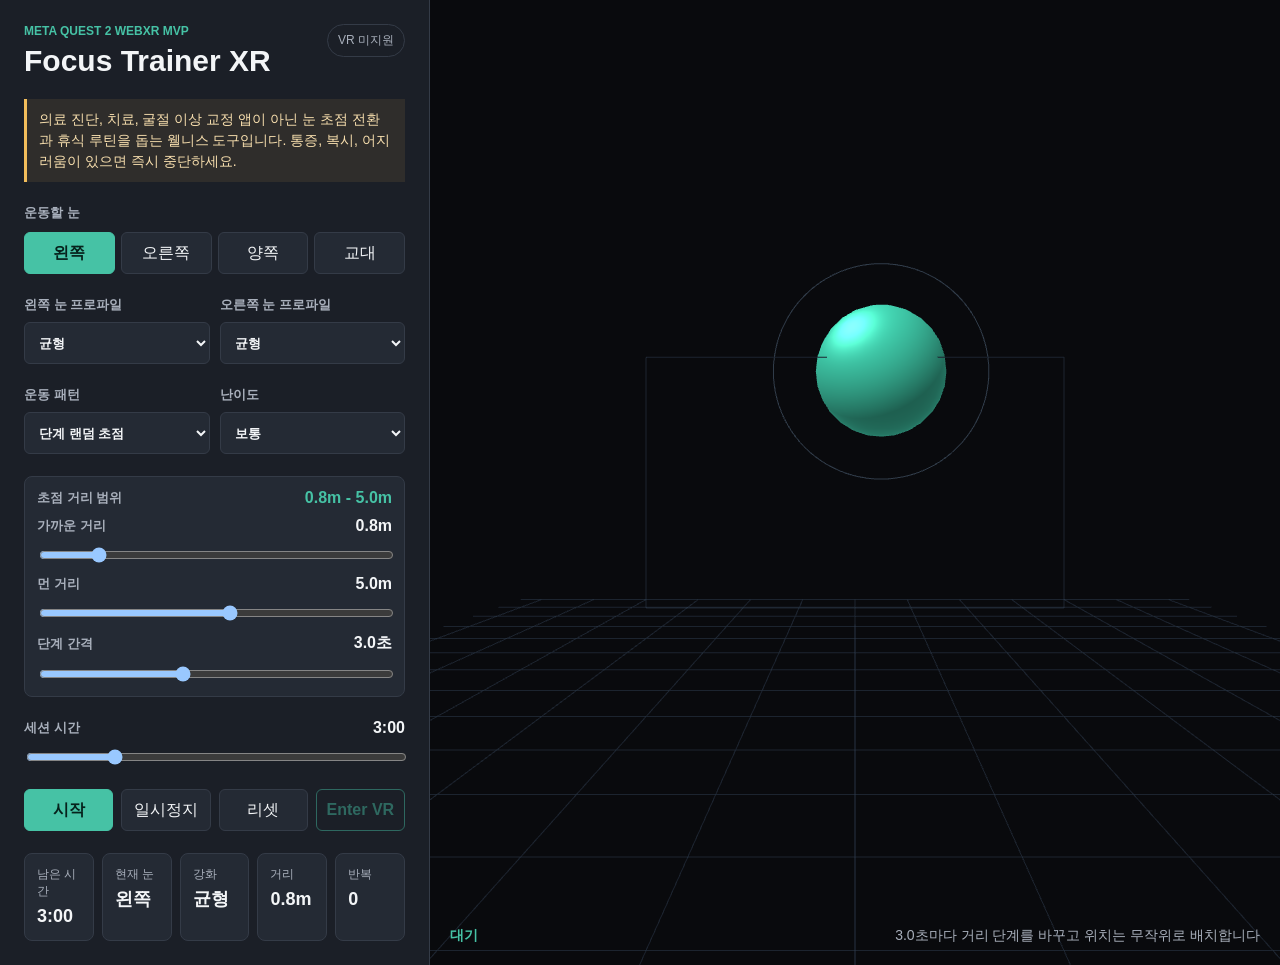
<file: index.html>
<!doctype html>
<html lang="ko">
<head>
  <meta charset="utf-8">
  <meta name="viewport" content="width=device-width, initial-scale=1">
  <meta name="theme-color" content="#46c2a5">
  <meta name="description" content="Immersive visual focus shift and eye comfort routine trainer for Meta Quest.">
  <title>Focus Trainer XR</title>
  <link rel="manifest" href="./manifest.webmanifest">
  <link rel="icon" href="./assets/icons/icon-192.png" type="image/png">
  <link rel="stylesheet" href="./styles.css">
</head>
<body>
  <main class="app-shell">
    <section class="control-panel" aria-label="Exercise controls">
      <div class="brand-row">
        <div>
          <p class="eyebrow">Meta Quest 2 WebXR MVP</p>
          <h1>Focus Trainer XR</h1>
        </div>
        <div class="status-pill" id="xrStatus">XR 확인 중</div>
      </div>

      <div class="notice">
        의료 진단, 치료, 굴절 이상 교정 앱이 아닌 눈 초점 전환과 휴식 루틴을 돕는 웰니스 도구입니다.
        통증, 복시, 어지러움이 있으면 즉시 중단하세요.
      </div>

      <div class="field-group">
        <label>운동할 눈</label>
        <div class="segmented" role="radiogroup" aria-label="Eye mode">
          <button class="mode-button active" data-eye-mode="left" type="button">왼쪽</button>
          <button class="mode-button" data-eye-mode="right" type="button">오른쪽</button>
          <button class="mode-button" data-eye-mode="both" type="button">양쪽</button>
          <button class="mode-button" data-eye-mode="alternate" type="button">교대</button>
        </div>
      </div>

      <div class="field-grid">
        <label>
          왼쪽 눈 프로파일
          <select id="leftProfileSelect">
            <option value="balanced" selected>균형</option>
            <option value="myopia">근시 성향 - 원거리 강조</option>
            <option value="hyperopia">원시 성향 - 근거리 강조</option>
          </select>
        </label>
        <label>
          오른쪽 눈 프로파일
          <select id="rightProfileSelect">
            <option value="balanced" selected>균형</option>
            <option value="myopia">근시 성향 - 원거리 강조</option>
            <option value="hyperopia">원시 성향 - 근거리 강조</option>
          </select>
        </label>
      </div>

      <div class="field-grid">
        <label>
          운동 패턴
          <select id="patternSelect">
            <option value="steppedRandom" selected>단계 랜덤 초점</option>
            <option value="depth">가까이-멀리 초점 전환</option>
            <option value="horizontal">좌우 추적</option>
            <option value="vertical">상하 추적</option>
            <option value="circle">원형 추적</option>
          </select>
        </label>
        <label>
          난이도
          <select id="difficultySelect">
            <option value="easy">쉬움</option>
            <option value="normal" selected>보통</option>
            <option value="calm">천천히</option>
          </select>
        </label>
      </div>

      <div class="range-card">
        <div class="range-header">
          <label for="nearDistanceInput">초점 거리 범위</label>
          <output id="distanceRangeOutput">0.8m - 5.0m</output>
        </div>
        <div class="slider-row">
          <span>가까운 거리</span>
          <output id="nearDistanceOutput">0.8m</output>
          <input id="nearDistanceInput" type="range" min="0.4" max="3" step="0.1" value="0.8">
        </div>
        <div class="slider-row">
          <span>먼 거리</span>
          <output id="farDistanceOutput">5.0m</output>
          <input id="farDistanceInput" type="range" min="1.5" max="8" step="0.1" value="5">
        </div>
        <div class="slider-row">
          <span>단계 간격</span>
          <output id="stepIntervalOutput">3.0초</output>
          <input id="stepIntervalInput" type="range" min="1" max="6" step="0.5" value="3">
        </div>
      </div>

      <div class="slider-row">
        <label for="durationInput">세션 시간</label>
        <output id="durationOutput">3:00</output>
        <input id="durationInput" type="range" min="60" max="600" step="30" value="180">
      </div>

      <div class="button-row">
        <button id="startButton" class="primary" type="button">시작</button>
        <button id="pauseButton" type="button">일시정지</button>
        <button id="resetButton" type="button">리셋</button>
        <button id="xrButton" class="primary ghost" type="button" disabled>Enter VR</button>
      </div>

      <div class="session-stats" aria-live="polite">
        <div>
          <span>남은 시간</span>
          <strong id="timeRemaining">3:00</strong>
        </div>
        <div>
          <span>현재 눈</span>
          <strong id="activeEyeLabel">왼쪽</strong>
        </div>
        <div>
          <span>강화</span>
          <strong id="activeProfileLabel">균형</strong>
        </div>
        <div>
          <span>거리</span>
          <strong id="activeDistanceLabel">0.8m</strong>
        </div>
        <div>
          <span>반복</span>
          <strong id="repCount">0</strong>
        </div>
      </div>
    </section>

    <section class="scene-panel" aria-label="3D preview">
      <canvas id="xrCanvas"></canvas>
      <div class="scene-overlay">
        <span id="phaseLabel">대기</span>
        <span id="instructionLabel">머리를 편하게 두고 타겟을 부드럽게 따라가세요</span>
      </div>
    </section>
  </main>

  <script type="module" src="./src/app.js"></script>
</body>
</html>
</file>
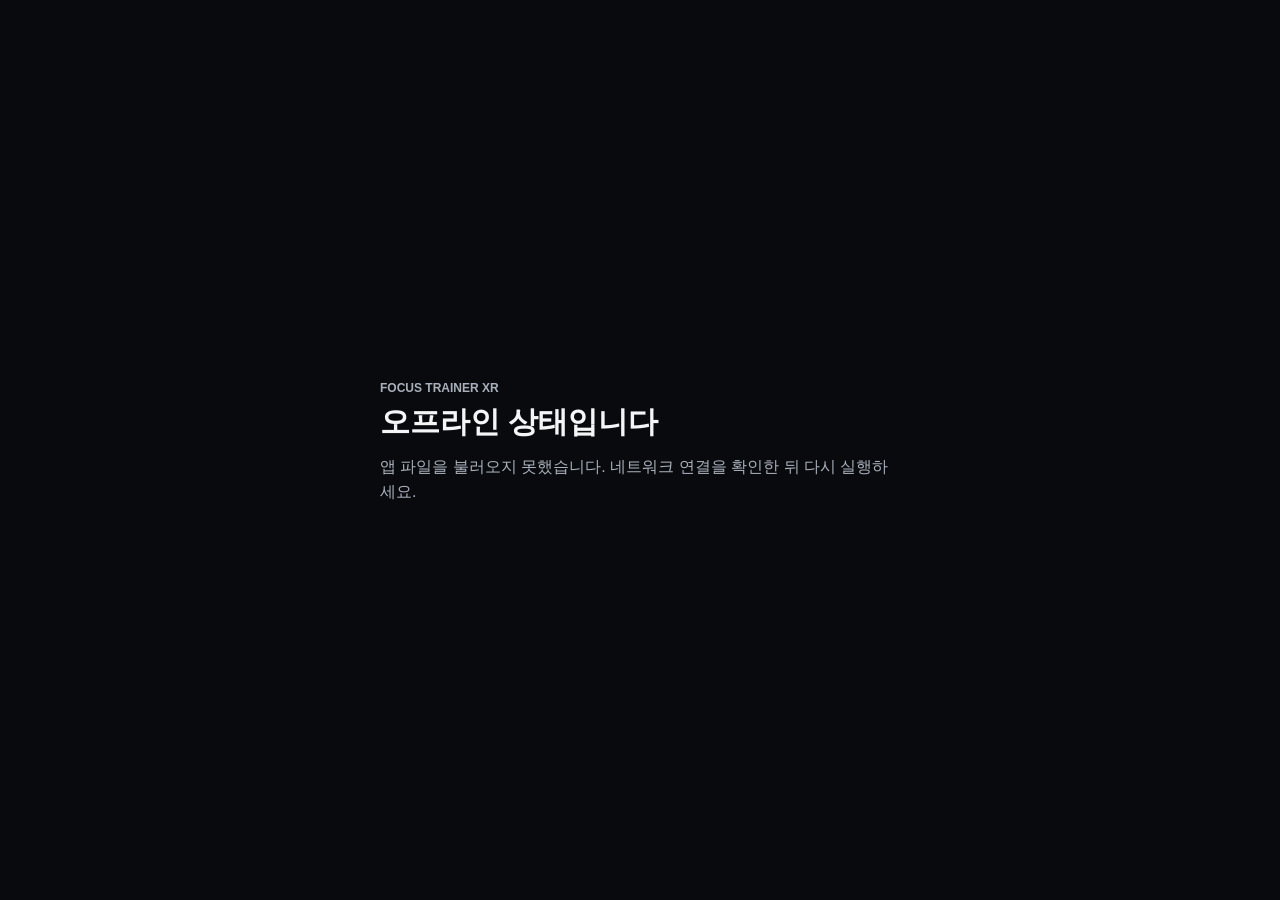
<file: offline.html>
<!doctype html>
<html lang="ko">
<head>
  <meta charset="utf-8">
  <meta name="viewport" content="width=device-width, initial-scale=1">
  <meta name="theme-color" content="#46c2a5">
  <title>Focus Trainer XR Offline</title>
  <link rel="stylesheet" href="./styles.css">
</head>
<body>
  <main class="offline-shell">
    <section>
      <p class="eyebrow">Focus Trainer XR</p>
      <h1>오프라인 상태입니다</h1>
      <p>
        앱 파일을 불러오지 못했습니다. 네트워크 연결을 확인한 뒤 다시 실행하세요.
      </p>
    </section>
  </main>
</body>
</html>
</file>
<file: styles.css>
:root {
  color-scheme: dark;
  --bg: #111318;
  --panel: #1b1f27;
  --panel-2: #242a34;
  --text: #f3f5f7;
  --muted: #a9b0bc;
  --line: #343b47;
  --accent: #46c2a5;
  --accent-2: #f2bd5b;
  --danger: #ff7d7d;
}

* {
  box-sizing: border-box;
}

body {
  margin: 0;
  min-height: 100vh;
  background: var(--bg);
  color: var(--text);
  font-family: Arial, Helvetica, sans-serif;
}

button,
select,
input {
  font: inherit;
}

.app-shell {
  min-height: 100vh;
  display: grid;
  grid-template-columns: minmax(340px, 430px) 1fr;
}

.control-panel {
  padding: 24px;
  background: var(--panel);
  border-right: 1px solid var(--line);
  display: flex;
  flex-direction: column;
  gap: 22px;
}

.brand-row {
  display: flex;
  align-items: flex-start;
  justify-content: space-between;
  gap: 16px;
}

.eyebrow {
  margin: 0 0 6px;
  color: var(--accent);
  font-size: 12px;
  font-weight: 700;
  text-transform: uppercase;
}

h1 {
  margin: 0;
  font-size: 30px;
  line-height: 1.1;
}

.status-pill {
  flex: 0 0 auto;
  border: 1px solid var(--line);
  border-radius: 999px;
  padding: 7px 10px;
  color: var(--muted);
  font-size: 12px;
}

.notice {
  border-left: 3px solid var(--accent-2);
  padding: 10px 12px;
  background: rgba(242, 189, 91, 0.09);
  color: #f8dfae;
  line-height: 1.5;
  font-size: 14px;
}

.field-group,
.field-grid,
.slider-row,
.range-card {
  display: grid;
  gap: 10px;
}

.field-grid {
  grid-template-columns: 1fr 1fr;
}

label {
  display: grid;
  gap: 8px;
  color: var(--muted);
  font-size: 13px;
  font-weight: 700;
}

select,
input[type="range"] {
  width: 100%;
}

select {
  min-height: 42px;
  border: 1px solid var(--line);
  border-radius: 6px;
  background: var(--panel-2);
  color: var(--text);
  padding: 0 10px;
}

.segmented {
  display: grid;
  grid-template-columns: repeat(4, 1fr);
  gap: 6px;
}

button {
  min-height: 42px;
  border: 1px solid var(--line);
  border-radius: 6px;
  background: var(--panel-2);
  color: var(--text);
  cursor: pointer;
}

button:hover {
  border-color: var(--accent);
}

button:disabled {
  opacity: 0.45;
  cursor: not-allowed;
}

.mode-button.active,
.primary {
  background: var(--accent);
  border-color: var(--accent);
  color: #06221c;
  font-weight: 800;
}

.ghost {
  background: transparent;
  color: var(--accent);
}

.slider-row {
  grid-template-columns: 1fr;
}

.range-card {
  padding: 12px;
  background: var(--panel-2);
  border: 1px solid var(--line);
  border-radius: 8px;
}

.range-header,
.slider-row {
  display: grid;
  grid-template-columns: 1fr minmax(130px, auto);
  align-items: center;
  gap: 10px;
}

.range-header label,
.slider-row span {
  color: var(--muted);
  font-size: 13px;
  font-weight: 700;
}

.slider-row input[type="range"] {
  grid-column: 1 / -1;
}

.range-header output {
  color: var(--accent);
  font-weight: 800;
  text-align: right;
}

.slider-row output {
  color: var(--text);
  font-weight: 800;
  text-align: right;
}

.button-row {
  display: grid;
  grid-template-columns: repeat(4, minmax(0, 1fr));
  gap: 8px;
}

.session-stats {
  display: grid;
  grid-template-columns: repeat(5, 1fr);
  gap: 8px;
}

.session-stats div {
  padding: 12px;
  background: var(--panel-2);
  border: 1px solid var(--line);
  border-radius: 8px;
}

.session-stats span {
  display: block;
  color: var(--muted);
  font-size: 12px;
  margin-bottom: 6px;
}

.session-stats strong {
  font-size: 18px;
  line-height: 1.2;
  overflow-wrap: anywhere;
}

.scene-panel {
  position: relative;
  min-height: 100vh;
  overflow: hidden;
  background: #090a0d;
}

#xrCanvas {
  display: block;
  width: 100%;
  height: 100%;
}

.scene-overlay {
  position: absolute;
  left: 20px;
  right: 20px;
  bottom: 20px;
  display: flex;
  justify-content: space-between;
  gap: 16px;
  color: var(--muted);
  pointer-events: none;
  font-size: 14px;
}

#phaseLabel {
  color: var(--accent);
  font-weight: 800;
}

.offline-shell {
  min-height: 100vh;
  display: grid;
  place-items: center;
  padding: 24px;
  background: #090a0d;
}

.offline-shell section {
  max-width: 520px;
}

.offline-shell p {
  color: var(--muted);
  line-height: 1.6;
}

@media (max-width: 880px) {
  .app-shell {
    grid-template-columns: 1fr;
  }

  .control-panel {
    border-right: 0;
    border-bottom: 1px solid var(--line);
  }

  .scene-panel {
    min-height: 58vh;
  }

  .field-grid,
  .button-row {
    grid-template-columns: 1fr 1fr;
  }

  .session-stats {
    grid-template-columns: 1fr 1fr;
  }
}
</file>
